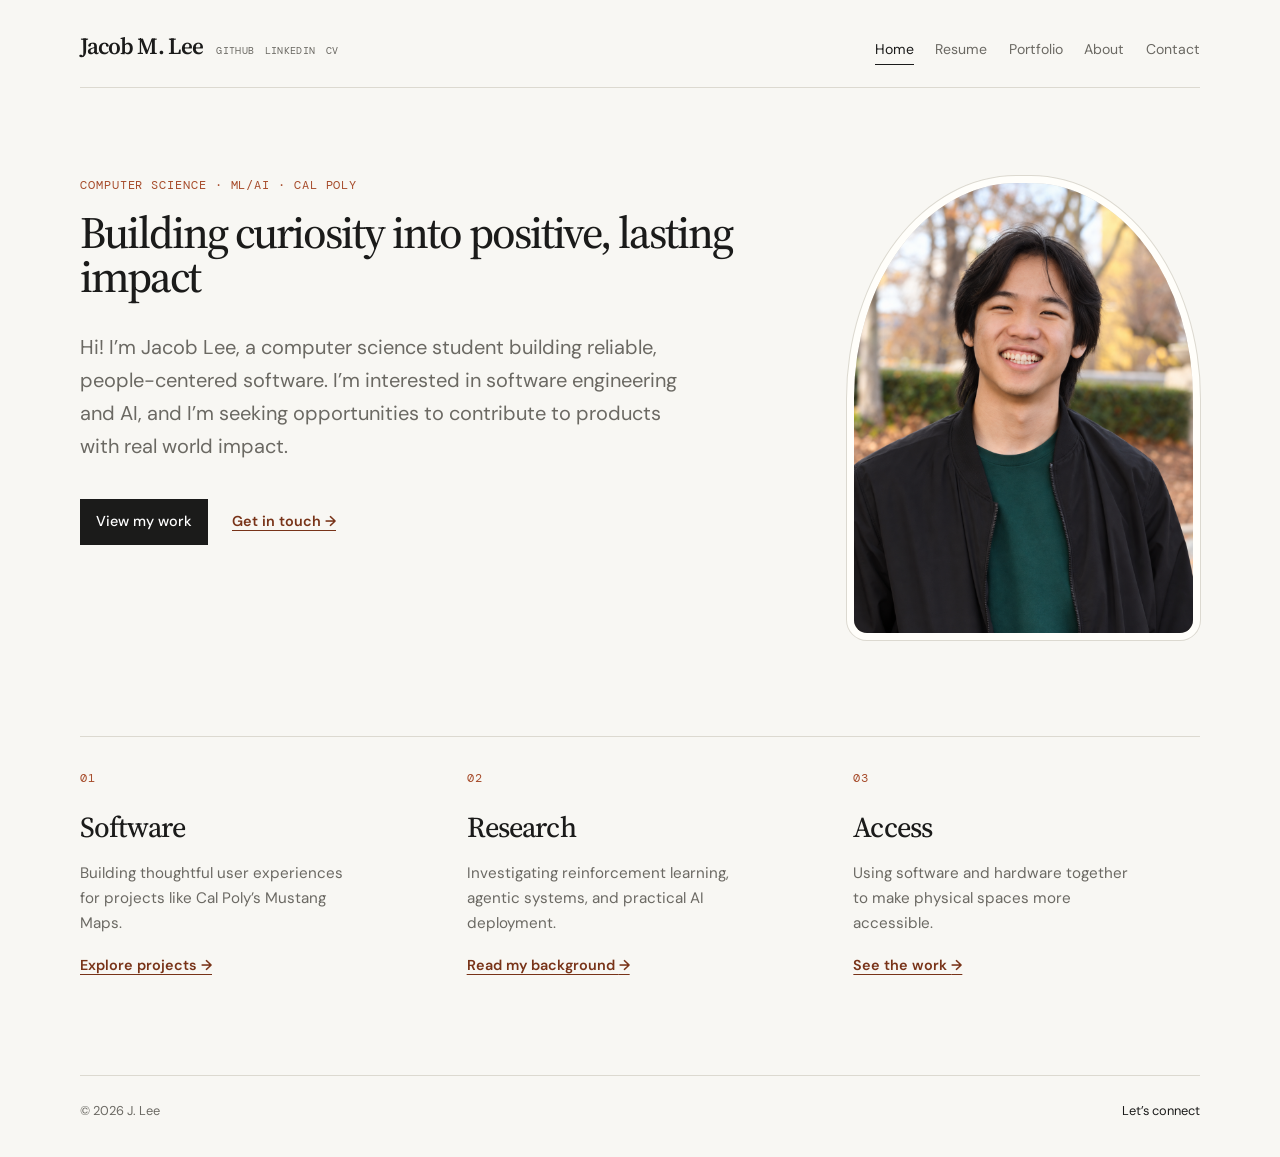
<file: index.html>
<!DOCTYPE html>
<html lang="en">
  <head>
    <meta charset="UTF-8">
    <meta name="viewport" content="width=device-width, initial-scale=1.0">
    <title>Jacob M. Lee — Personal Website</title>
    <link rel="stylesheet" href="styles.css">
  </head>
  <body>
    <nav class="navbar" aria-label="Main navigation">
      <div class="brand"><a class="wordmark" href="index.html">Jacob M. Lee</a><div class="header-social" aria-label="Social links"><a href="https://github.com/JMLee1231" target="_blank" rel="noopener noreferrer">GitHub</a><a href="https://www.linkedin.com/in/jacob-lee-8314b5282/" target="_blank" rel="noopener noreferrer">LinkedIn</a><a href="Jacob_M_Lee_CV.docx" target="_blank" rel="noopener noreferrer">CV</a></div></div>
      <ul>
        <li><a class="current" href="index.html">Home</a></li>
        <li><a href="resume.html">Resume</a></li>
        <li><a href="portfolio.html">Portfolio</a></li>
        <li><a href="blog.html">About</a></li>
        <li><a href="contact.html">Contact</a></li>
      </ul>
    </nav>
    <main>
      <section class="hero" aria-labelledby="intro-heading">
        <div class="hero-content">
          <p class="eyebrow">Computer Science · ML/AI · Cal Poly</p>
          <h1 id="intro-heading">Building curiosity into positive, lasting impact</h1>
          <p class="hero-copy">Hi! I’m Jacob Lee, a computer science student building reliable, people-centered software. I’m interested in software engineering and AI, and I’m seeking opportunities to contribute to products with real world impact.</p>
          <div class="hero-links">
            <a class="button" href="portfolio.html">View my work</a>
            <a class="text-link" href="contact.html">Get in touch <span aria-hidden="true">→</span></a>
          </div>
        </div>
        <figure class="portrait"><img src="jacob-m-lee-portrait.png" alt="Jacob M. Lee smiling outdoors"></figure>
      </section>
      <section class="intro-grid" aria-label="Site overview">
        <div><p class="eyebrow">01</p><h2>Software</h2><p>Building thoughtful user experiences for projects like Cal Poly’s Mustang Maps.</p><a class="text-link" href="portfolio.html">Explore projects <span aria-hidden="true">→</span></a></div>
        <div><p class="eyebrow">02</p><h2>Research</h2><p>Investigating reinforcement learning, agentic systems, and practical AI deployment.</p><a class="text-link" href="resume.html">Read my background <span aria-hidden="true">→</span></a></div>
        <div><p class="eyebrow">03</p><h2>Access</h2><p>Using software and hardware together to make physical spaces more accessible.</p><a class="text-link" href="portfolio.html">See the work <span aria-hidden="true">→</span></a></div>
      </section>
    </main>
    <footer class="footer"><span>© 2026 J. Lee</span><a href="contact.html">Let’s connect</a></footer>
  </body>
</html>
</file>
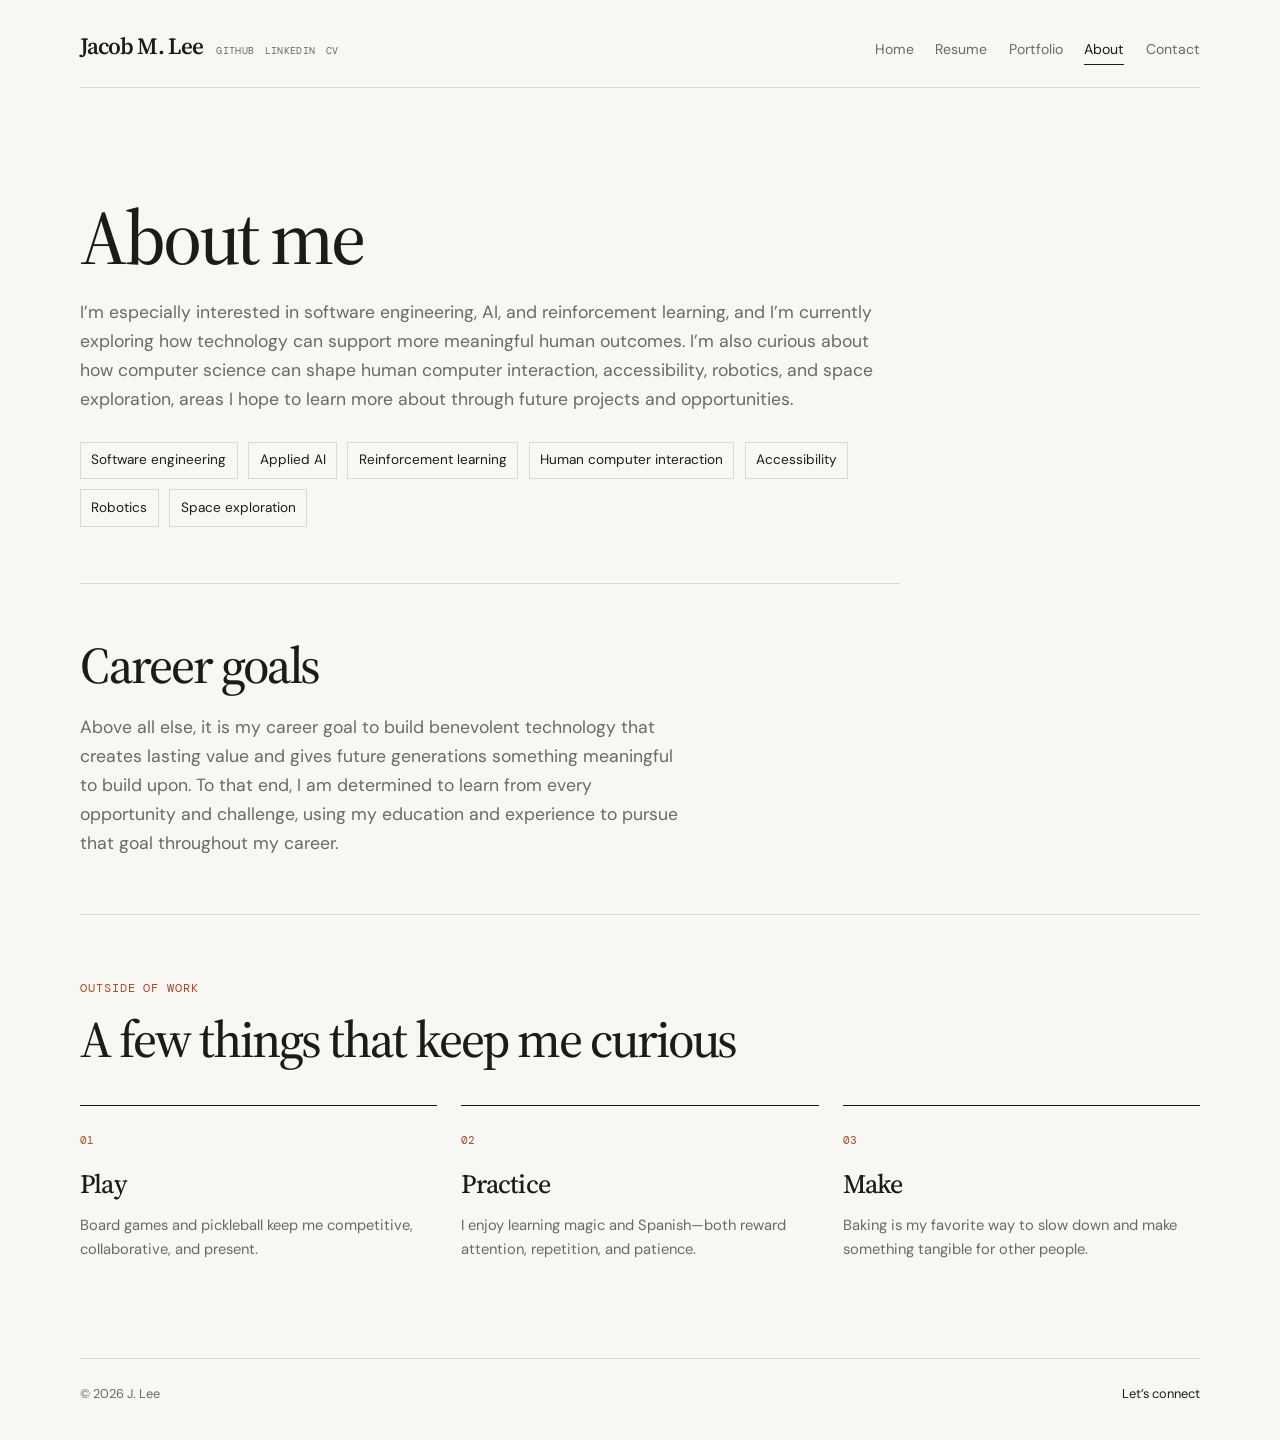
<file: blog.html>
<!DOCTYPE html>
<html lang="en">
  <head>
    <meta charset="UTF-8">
    <meta name="viewport" content="width=device-width, initial-scale=1.0">
    <title>About Me | Jacob M. Lee</title>
    <link rel="stylesheet" href="styles.css">
  </head>
  <body>
    <nav class="navbar" aria-label="Main navigation">
      <div class="brand"><a class="wordmark" href="index.html">Jacob M. Lee</a><div class="header-social" aria-label="Social links"><a href="https://github.com/JMLee1231" target="_blank" rel="noopener noreferrer">GitHub</a><a href="https://www.linkedin.com/in/jacob-lee-8314b5282/" target="_blank" rel="noopener noreferrer">LinkedIn</a><a href="Jacob_M_Lee_CV.docx" target="_blank" rel="noopener noreferrer">CV</a></div></div>
      <ul><li><a href="index.html">Home</a></li><li><a href="resume.html">Resume</a></li><li><a href="portfolio.html">Portfolio</a></li><li><a class="current" href="blog.html">About</a></li><li><a href="contact.html">Contact</a></li></ul>
    </nav>
    <main>
      <header class="page-header about-header"><h1 class="page-title">About me</h1><p>I’m especially interested in software engineering, AI, and reinforcement learning, and I’m currently exploring how technology can support more meaningful human outcomes. I’m also curious about how computer science can shape human computer interaction, accessibility, robotics, and space exploration, areas I hope to learn more about through future projects and opportunities.</p><div class="interest-list" aria-label="Field interests"><span>Software engineering</span><span>Applied AI</span><span>Reinforcement learning</span><span>Human computer interaction</span><span>Accessibility</span><span>Robotics</span><span>Space exploration</span></div></header>
      <section class="about-focus" aria-labelledby="focus-title">
        <div class="about-section-heading"><h2 id="focus-title">Career goals</h2></div>
        <div class="about-section-copy"><p>Above all else, it is my career goal to build benevolent technology that creates lasting value and gives future generations something meaningful to build upon. To that end, I am determined to learn from every opportunity and challenge, using my education and experience to pursue that goal throughout my career.</p></div>
      </section>
      <section class="about-interests" aria-labelledby="interests-title">
        <div><p class="eyebrow">Outside of work</p><h2 id="interests-title">A few things that keep me curious</h2></div>
        <div class="interest-cards"><article><span>01</span><h3>Play</h3><p>Board games and pickleball keep me competitive, collaborative, and present.</p></article><article><span>02</span><h3>Practice</h3><p>I enjoy learning magic and Spanish—both reward attention, repetition, and patience.</p></article><article><span>03</span><h3>Make</h3><p>Baking is my favorite way to slow down and make something tangible for other people.</p></article></div>
      </section>
    </main>
    <footer class="footer"><span>© 2026 J. Lee</span><a href="contact.html">Let’s connect</a></footer>
  </body>
</html>
</file>
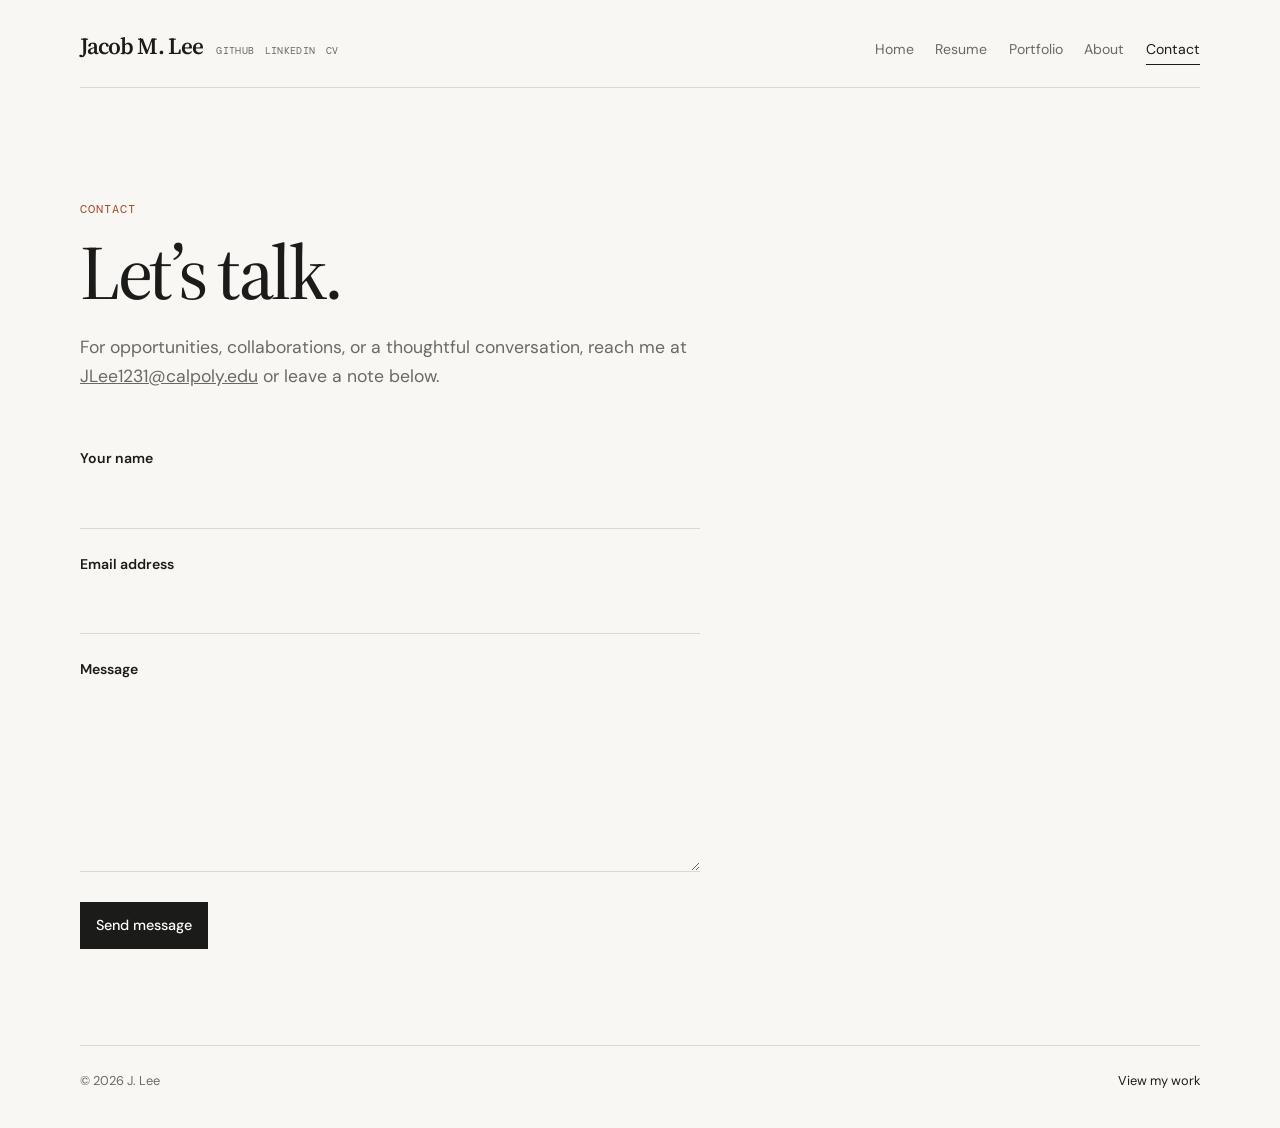
<file: contact.html>
<!DOCTYPE html>
<html lang="en">
  <head>
    <meta charset="UTF-8">
    <meta name="viewport" content="width=device-width, initial-scale=1.0">
    <title>Contact | Jacob M. Lee</title>
    <link rel="stylesheet" href="styles.css">
    <script src="contact.js" defer></script>
  </head>
  <body>
    <nav class="navbar" aria-label="Main navigation">
      <div class="brand"><a class="wordmark" href="index.html">Jacob M. Lee</a><div class="header-social" aria-label="Social links"><a href="https://github.com/JMLee1231" target="_blank" rel="noopener noreferrer">GitHub</a><a href="https://www.linkedin.com/in/jacob-lee-8314b5282/" target="_blank" rel="noopener noreferrer">LinkedIn</a><a href="Jacob_M_Lee_CV.docx" target="_blank" rel="noopener noreferrer">CV</a></div></div>
      <ul><li><a href="index.html">Home</a></li><li><a href="resume.html">Resume</a></li><li><a href="portfolio.html">Portfolio</a></li><li><a href="blog.html">About</a></li><li><a class="current" href="contact.html">Contact</a></li></ul>
    </nav>
    <main>
      <header class="page-header"><p class="eyebrow">Contact</p><h1 class="page-title">Let’s talk.</h1><p>For opportunities, collaborations, or a thoughtful conversation, reach me at <a href="mailto:JLee1231@calpoly.edu">JLee1231@calpoly.edu</a> or leave a note below.</p></header>
      <p id="form-confirmation" class="form-confirmation" role="status" hidden>Thanks—your message has been sent. I’ll be in touch soon.</p>
      <form id="contact-form" action="https://formsubmit.co/JLee1231@calpoly.edu" method="POST">
        <input type="hidden" name="_next" value="https://jmlee1231.github.io/.github.io/contact.html?sent=true">
        <input type="hidden" name="_subject" value="New message from Jacob M. Lee's website">
        <input type="hidden" name="_template" value="table">
        <input class="honeypot" type="text" name="_honey" tabindex="-1" autocomplete="off">
        <div class="form-row"><label for="name">Your name</label><input id="name" name="name" type="text" autocomplete="name" required></div>
        <div class="form-row"><label for="email">Email address</label><input id="email" name="email" type="email" autocomplete="email" required></div>
        <div class="form-row"><label for="message">Message</label><textarea id="message" name="message" rows="6" required></textarea></div>
        <input type="submit" value="Send message">
      </form>
    </main>
    <footer class="footer"><span>© 2026 J. Lee</span><a href="portfolio.html">View my work</a></footer>
  </body>
</html>
</file>
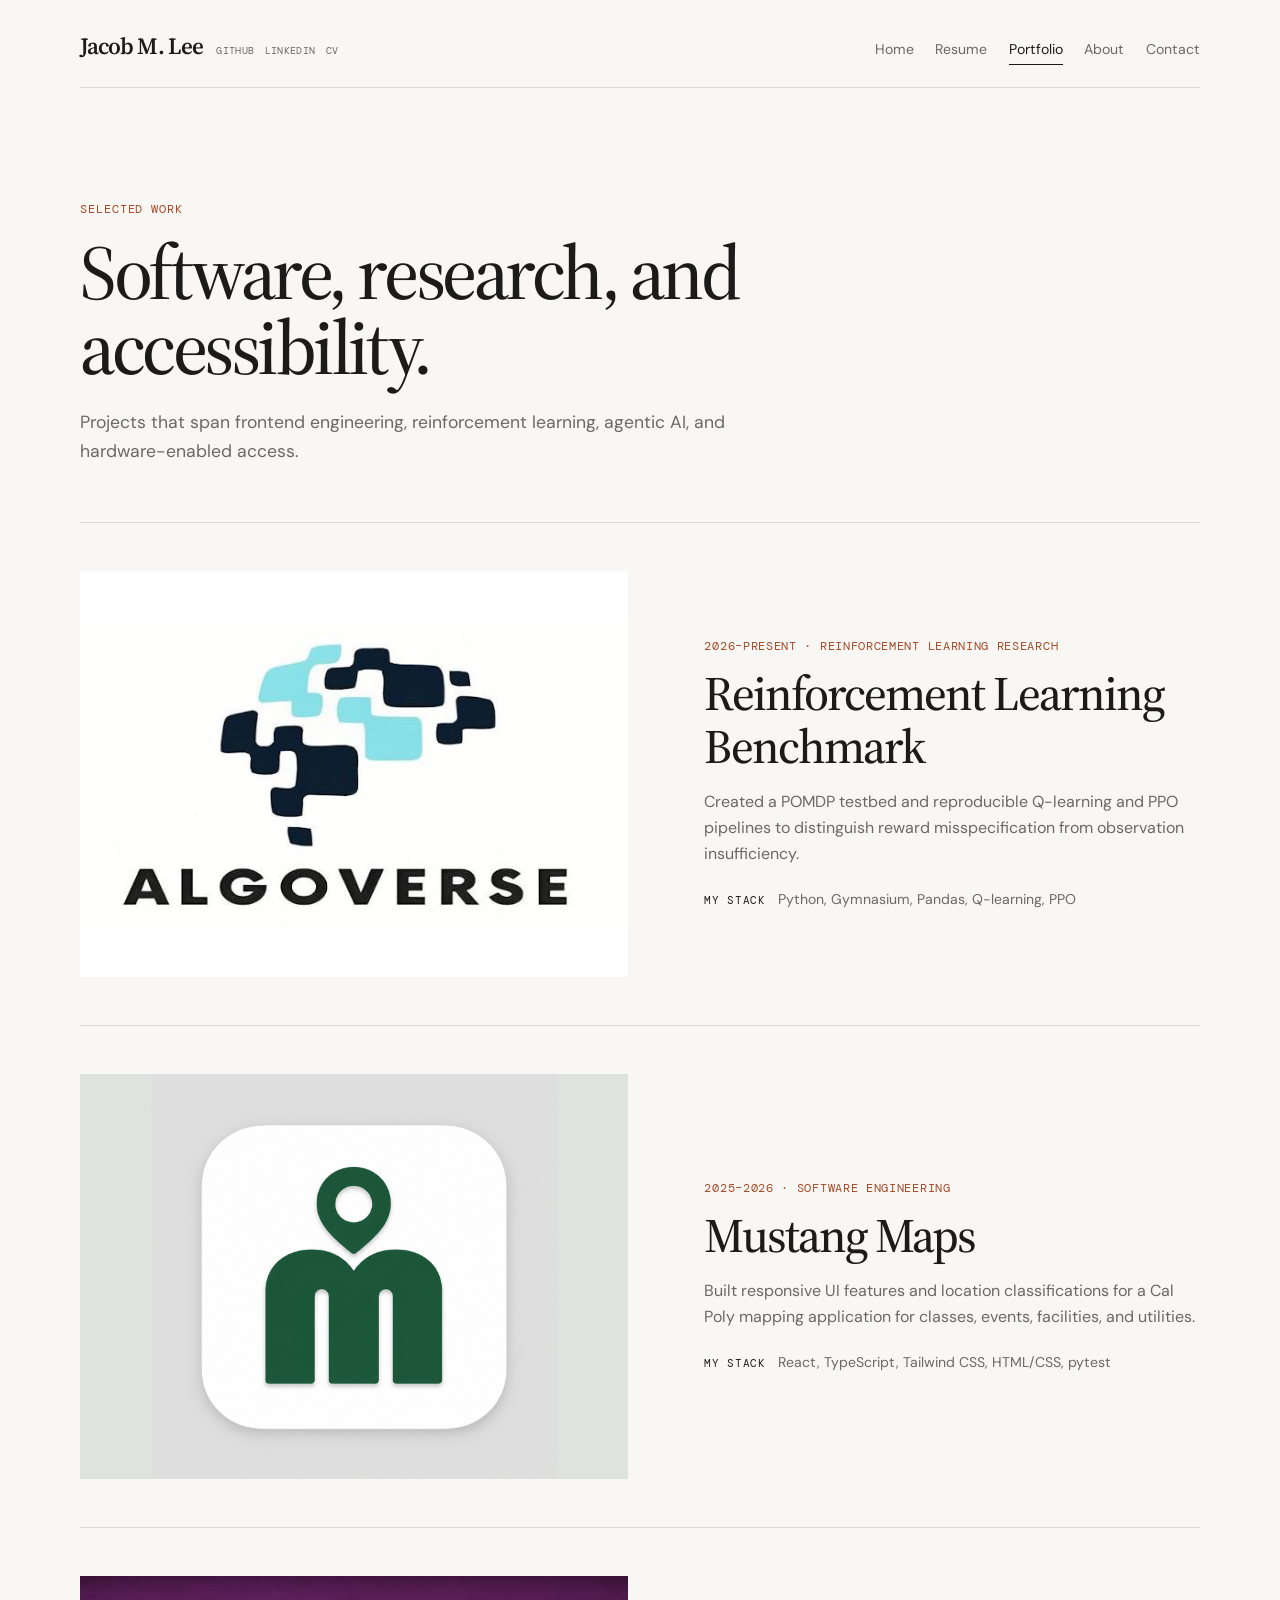
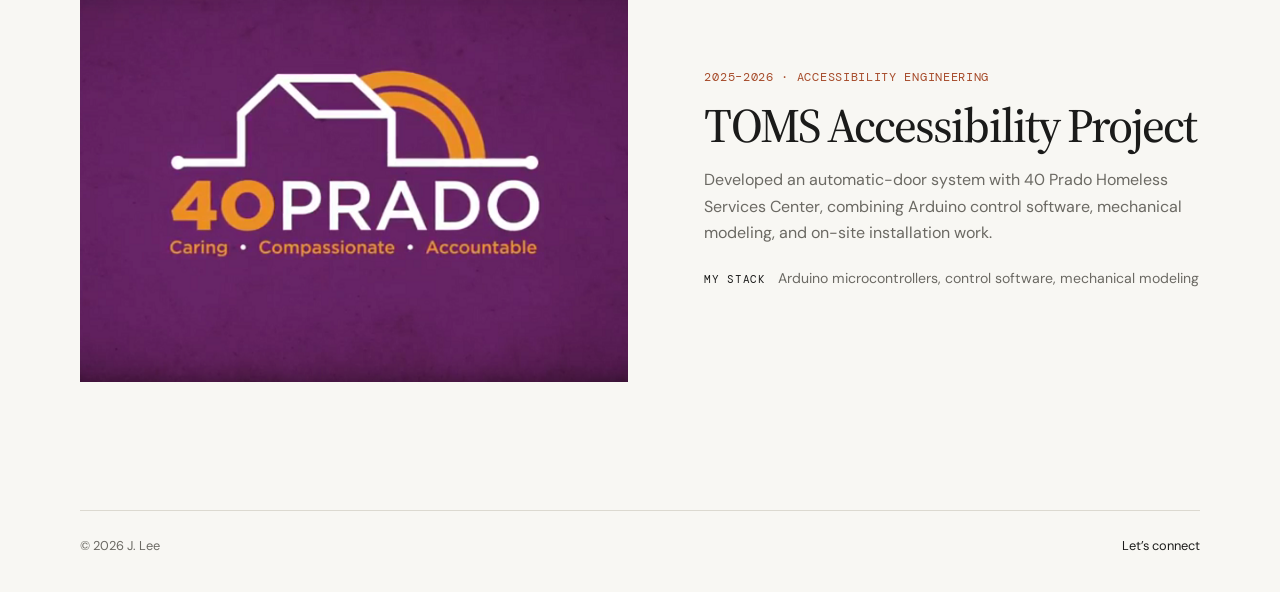
<file: portfolio.html>
<!DOCTYPE html>
<html lang="en">
  <head>
    <meta charset="UTF-8">
    <meta name="viewport" content="width=device-width, initial-scale=1.0">
    <title>Work | Jacob M. Lee</title>
    <link rel="stylesheet" href="styles.css?v=20260921">
  </head>
  <body>
    <nav class="navbar" aria-label="Main navigation">
      <div class="brand"><a class="wordmark" href="index.html">Jacob M. Lee</a><div class="header-social" aria-label="Social links"><a href="https://github.com/JMLee1231" target="_blank" rel="noopener noreferrer">GitHub</a><a href="https://www.linkedin.com/in/jacob-lee-8314b5282/" target="_blank" rel="noopener noreferrer">LinkedIn</a><a href="Jacob_M_Lee_CV.docx" target="_blank" rel="noopener noreferrer">CV</a></div></div>
      <ul><li><a href="index.html">Home</a></li><li><a href="resume.html">Resume</a></li><li><a class="current" href="portfolio.html">Portfolio</a></li><li><a href="blog.html">About</a></li><li><a href="contact.html">Contact</a></li></ul>
    </nav>
    <main>
      <header class="page-header"><p class="eyebrow">Selected work</p><h1 class="page-title">Software, research, and accessibility.</h1><p>Projects that span frontend engineering, reinforcement learning, agentic AI, and hardware-enabled access.</p></header>
      <div class="project-list">
      <article class="project">
        <div class="project-preview research-preview"><img src="algoverse-logo.jpg" alt="Algoverse logo" loading="lazy"></div>
        <div class="project-details"><p class="project-meta">2026–Present · Reinforcement Learning Research</p><h2 class="project-name">Reinforcement Learning Benchmark</h2><p class="project-description">Created a POMDP testbed and reproducible Q-learning and PPO pipelines to distinguish reward misspecification from observation insufficiency.</p><p class="project-stack"><span>My stack</span> Python, Gymnasium, Pandas, Q-learning, PPO</p></div>
      </article>
      <article class="project">
        <div class="project-preview map-preview"><img src="mustang-maps-icon-v2.png" alt="Mustang Maps app icon" loading="lazy"></div>
        <div class="project-details">
          <p class="project-meta">2025–2026 · Software Engineering</p>
          <h2 class="project-name">Mustang Maps</h2>
          <p class="project-description">Built responsive UI features and location classifications for a Cal Poly mapping application for classes, events, facilities, and utilities.</p>
          <p class="project-stack"><span>My stack</span> React, TypeScript, Tailwind CSS, HTML/CSS, pytest</p>
        </div>
      </article>
      <article class="project">
        <div class="project-preview access-preview"><img src="40-prado-logo.png" alt="40 Prado logo" loading="lazy"></div>
        <div class="project-details"><p class="project-meta">2025–2026 · Accessibility Engineering</p><h2 class="project-name">TOMS Accessibility Project</h2><p class="project-description">Developed an automatic-door system with 40 Prado Homeless Services Center, combining Arduino control software, mechanical modeling, and on-site installation work.</p><p class="project-stack"><span>My stack</span> Arduino microcontrollers, control software, mechanical modeling</p></div>
      </article>
      </div>
    </main>
    <footer class="footer"><span>© 2026 J. Lee</span><a href="contact.html">Let’s connect</a></footer>
  </body>
</html>
</file>
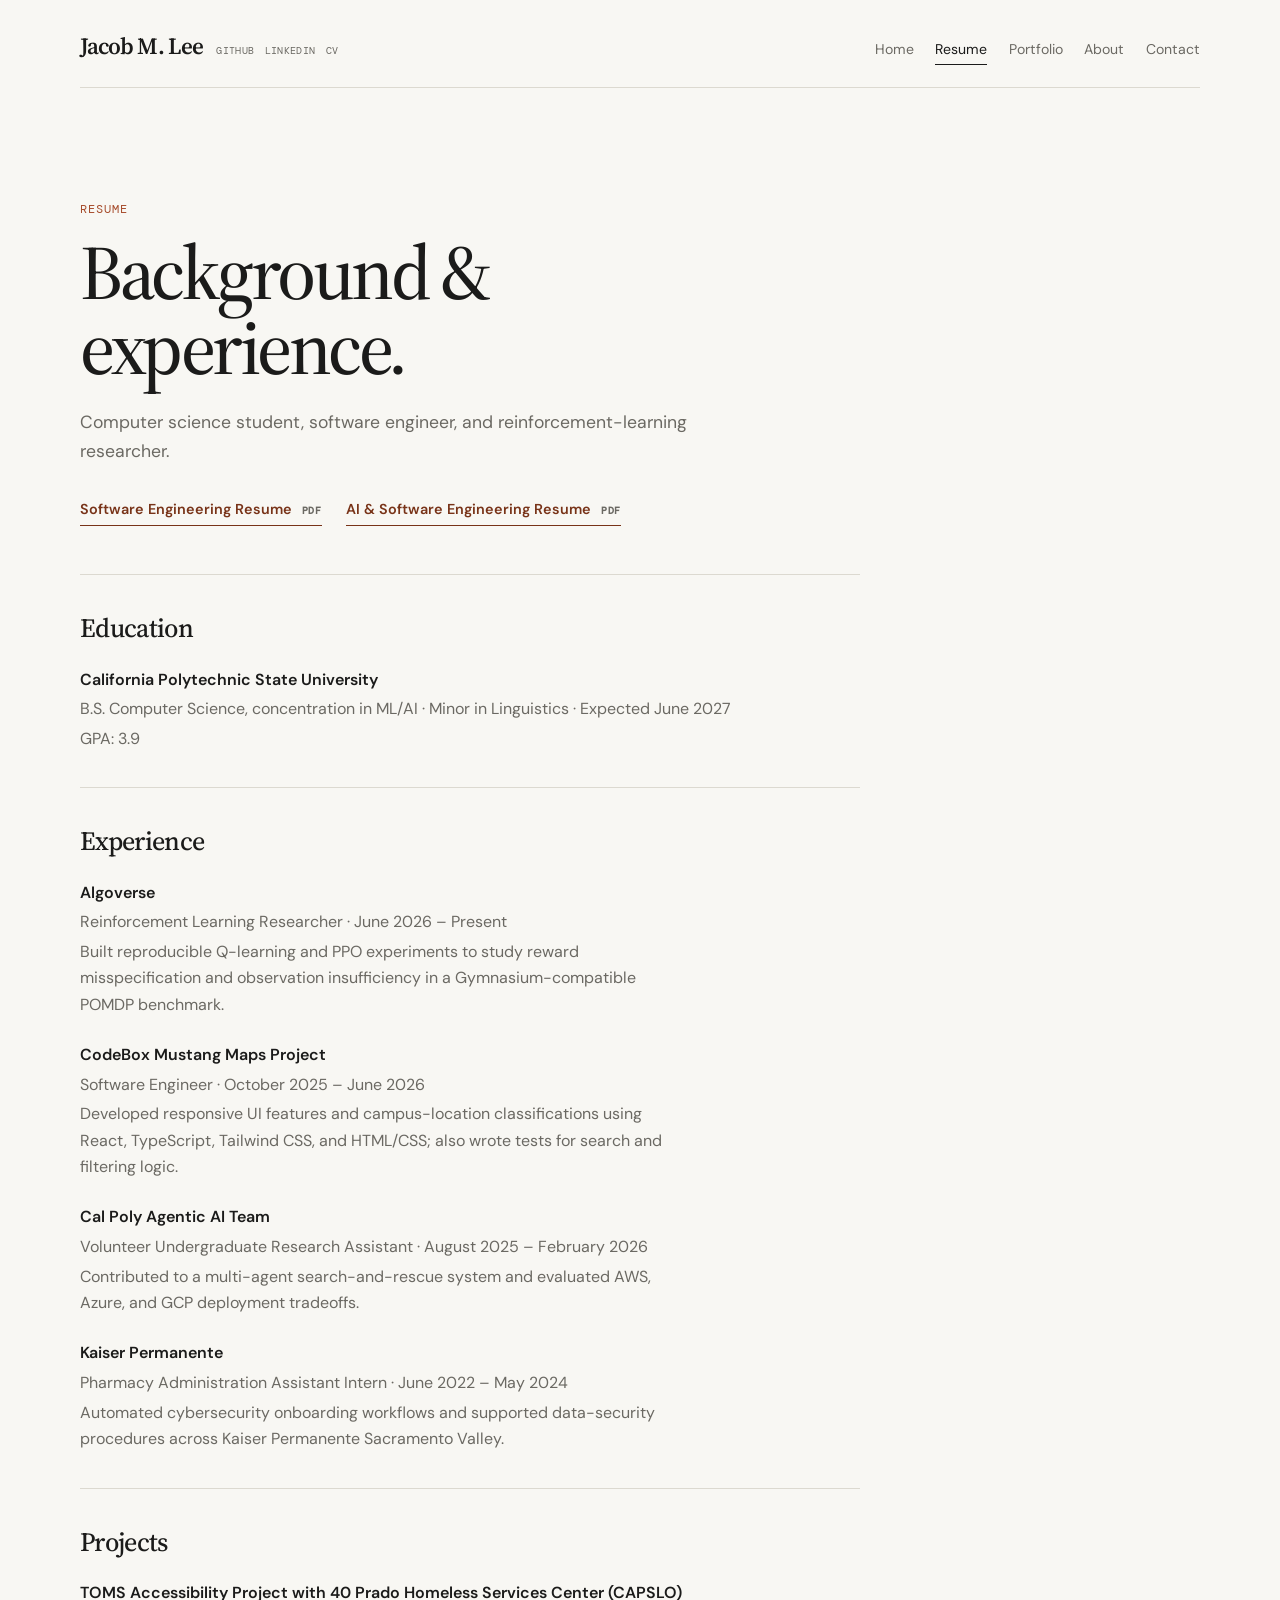
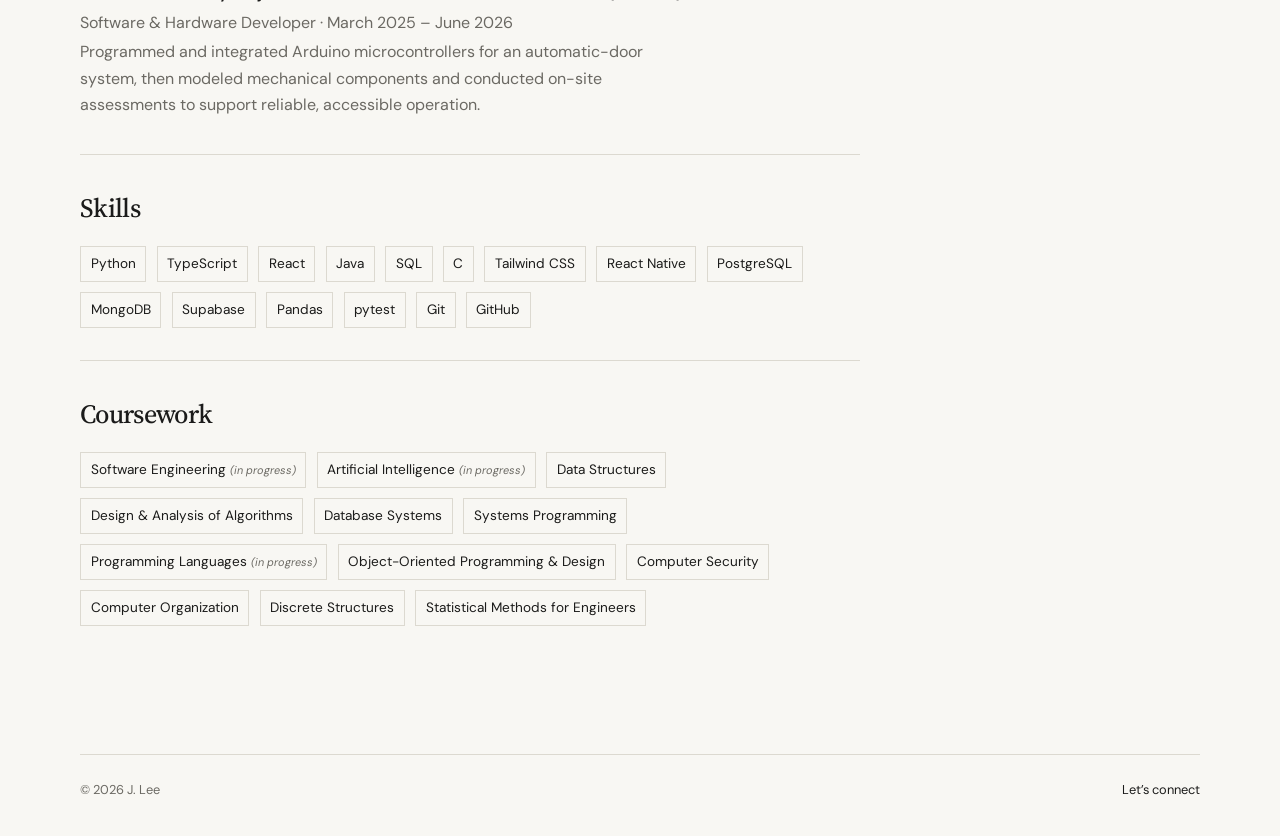
<file: resume.html>
<!DOCTYPE html>
<html lang="en">
  <head>
    <meta charset="UTF-8">
    <meta name="viewport" content="width=device-width, initial-scale=1.0">
    <title>Resume | Jacob M. Lee</title>
    <link rel="stylesheet" href="styles.css">
  </head>
  <body>
    <nav class="navbar" aria-label="Main navigation">
      <div class="brand"><a class="wordmark" href="index.html">Jacob M. Lee</a><div class="header-social" aria-label="Social links"><a href="https://github.com/JMLee1231" target="_blank" rel="noopener noreferrer">GitHub</a><a href="https://www.linkedin.com/in/jacob-lee-8314b5282/" target="_blank" rel="noopener noreferrer">LinkedIn</a><a href="Jacob_M_Lee_CV.docx" target="_blank" rel="noopener noreferrer">CV</a></div></div>
      <ul>
        <li><a href="index.html">Home</a></li>
        <li><a class="current" href="resume.html">Resume</a></li>
        <li><a href="portfolio.html">Portfolio</a></li>
        <li><a href="blog.html">About</a></li>
        <li><a href="contact.html">Contact</a></li>
      </ul>
    </nav>
    <main>
      <header class="page-header"><p class="eyebrow">Resume</p><h1 class="page-title">Background &amp; experience.</h1><p>Computer science student, software engineer, and reinforcement-learning researcher.</p></header>
      <div class="resume-downloads">
        <a class="download-link" href="jacob-lee-software-engineering-resume.pdf" download>Software Engineering Resume <span>PDF</span></a>
        <a class="download-link" href="jacob-lee-ai-software-engineering-resume.pdf" download>AI &amp; Software Engineering Resume <span>PDF</span></a>
      </div>
      <div class="resume">
        <section class="section">
          <h2 class="section-title">Education</h2>
          <div class="entry">
            <h3 class="entry-title">California Polytechnic State University</h3>
            <p class="entry-info">B.S. Computer Science, concentration in ML/AI · Minor in Linguistics · Expected June 2027</p>
            <p class="entry-description">GPA: 3.9</p>
          </div>
        </section>
        <section class="section">
          <h2 class="section-title">Experience</h2>
          <div class="entry">
            <h3 class="entry-title">Algoverse</h3>
            <p class="entry-info">Reinforcement Learning Researcher · June 2026 – Present</p>
            <p class="entry-description">Built reproducible Q-learning and PPO experiments to study reward misspecification and observation insufficiency in a Gymnasium-compatible POMDP benchmark.</p>
          </div>
          <div class="entry">
            <h3 class="entry-title">CodeBox Mustang Maps Project</h3>
            <p class="entry-info">Software Engineer · October 2025 – June 2026</p>
            <p class="entry-description">Developed responsive UI features and campus-location classifications using React, TypeScript, Tailwind CSS, and HTML/CSS; also wrote tests for search and filtering logic.</p>
          </div>
          <div class="entry">
            <h3 class="entry-title">Cal Poly Agentic AI Team</h3>
            <p class="entry-info">Volunteer Undergraduate Research Assistant · August 2025 – February 2026</p>
            <p class="entry-description">Contributed to a multi-agent search-and-rescue system and evaluated AWS, Azure, and GCP deployment tradeoffs.</p>
          </div>
          <div class="entry">
            <h3 class="entry-title">Kaiser Permanente</h3>
            <p class="entry-info">Pharmacy Administration Assistant Intern · June 2022 – May 2024</p>
            <p class="entry-description">Automated cybersecurity onboarding workflows and supported data-security procedures across Kaiser Permanente Sacramento Valley.</p>
          </div>
        </section>
        <section class="section">
          <h2 class="section-title">Projects</h2>
          <div class="entry">
            <h3 class="entry-title">TOMS Accessibility Project with 40 Prado Homeless Services Center (CAPSLO)</h3>
            <p class="entry-info">Software &amp; Hardware Developer · March 2025 – June 2026</p>
            <p class="entry-description">Programmed and integrated Arduino microcontrollers for an automatic-door system, then modeled mechanical components and conducted on-site assessments to support reliable, accessible operation.</p>
          </div>
        </section>
        <section class="section">
          <h2 class="section-title">Skills</h2>
          <ul class="skill-list"><li>Python</li><li>TypeScript</li><li>React</li><li>Java</li><li>SQL</li><li>C</li><li>Tailwind CSS</li><li>React Native</li><li>PostgreSQL</li><li>MongoDB</li><li>Supabase</li><li>Pandas</li><li>pytest</li><li>Git</li><li>GitHub</li></ul>
        </section>
        <section class="section">
          <h2 class="section-title">Coursework</h2>
          <ul class="course-list"><li>Software Engineering <em>(in progress)</em></li><li>Artificial Intelligence <em>(in progress)</em></li><li>Data Structures</li><li>Design &amp; Analysis of Algorithms</li><li>Database Systems</li><li>Systems Programming</li><li>Programming Languages <em>(in progress)</em></li><li>Object-Oriented Programming &amp; Design</li><li>Computer Security</li><li>Computer Organization</li><li>Discrete Structures</li><li>Statistical Methods for Engineers</li></ul>
        </section>
      </div>
    </main>
    <footer class="footer"><span>© 2026 J. Lee</span><a href="contact.html">Let’s connect</a></footer>
  </body>
</html>
</file>
<file: styles.css>
@import url("https://fonts.googleapis.com/css2?family=DM+Mono:wght@400;500&family=DM+Sans:opsz,wght@9..40,400;9..40,500;9..40,600&family=Source+Serif+4:opsz,wght@8..60,500;8..60,600&display=swap");

:root {
  --ink: #1b1b1a;
  --muted: #6b6963;
  --paper: #f8f7f3;
  --surface: #fffefa;
  --rule: #dcd9d0;
  --accent: #a64b2a;
  --accent-dark: #783318;
  --serif: "Source Serif 4", Georgia, serif;
  --sans: "DM Sans", Arial, sans-serif;
  --mono: "DM Mono", monospace;
}

* { box-sizing: border-box; }

html { scroll-behavior: smooth; }

body {
  margin: 0;
  color: var(--ink);
  background: var(--paper);
  font-family: var(--sans);
  font-size: 16px;
  line-height: 1.65;
}

a { color: inherit; }
a:focus-visible { outline: 2px solid var(--accent); outline-offset: 4px; }

.navbar {
  position: sticky;
  top: 0;
  z-index: 10;
  display: flex;
  align-items: baseline;
  justify-content: space-between;
  width: min(1120px, calc(100% - 3rem));
  margin: 0 auto;
  padding: 1.7rem 0 1.35rem;
  background: rgba(248, 247, 243, 0.96);
  backdrop-filter: blur(10px);
  border-bottom: 1px solid var(--rule);
}

.wordmark {
  font-family: var(--serif);
  font-size: 1.45rem;
  font-weight: 600;
  letter-spacing: -0.04em;
  text-decoration: none;
}

.brand { display: flex; align-items: baseline; gap: 0.85rem; }
.header-social { display: flex; gap: 0.65rem; }
.header-social a { color: var(--muted); font-family: var(--mono); font-size: 0.65rem; letter-spacing: 0.03em; text-decoration: none; text-transform: uppercase; }
.header-social a:hover { color: var(--accent); }

.navbar ul {
  display: flex;
  flex-wrap: wrap;
  gap: 1.35rem;
  margin: 0;
  padding: 0;
  list-style: none;
}

.navbar li a {
  color: var(--muted);
  font-size: 0.88rem;
  text-decoration: none;
}

.navbar li a:hover, .navbar li a.current { color: var(--ink); }
.navbar li a.current { padding-bottom: 0.35rem; border-bottom: 1px solid var(--ink); }

main { width: min(1120px, calc(100% - 3rem)); min-height: calc(100vh - 180px); margin: 0 auto; }

.hero { display: grid; grid-template-columns: minmax(0, 1fr) minmax(220px, 0.52fr); gap: clamp(2.5rem, 7vw, 6rem); align-items: start; padding: clamp(3.25rem, 7vw, 5.5rem) 0 clamp(4rem, 8vw, 6rem); }
.hero-content { max-width: 760px; }
.eyebrow { margin: 0 0 1rem; color: var(--accent); font-family: var(--mono); font-size: 0.72rem; letter-spacing: 0.08em; text-transform: uppercase; }

.hero h1, .page-title, .empty-state h2 {
  margin: 0;
  font-family: var(--serif);
  font-weight: 500;
  letter-spacing: -0.045em;
  line-height: 0.98;
}

.hero h1 { max-width: 760px; font-size: clamp(2.5rem, 3.5vw, 3.25rem); }
.hero-copy { max-width: 620px; margin: 2rem 0 0; color: var(--muted); font-size: clamp(1.05rem, 2vw, 1.25rem); }

.hero-links { display: flex; align-items: center; gap: 1.5rem; margin-top: 2.25rem; }
.button { display: inline-block; padding: 0.7rem 1rem; color: #fff; background: var(--ink); font-size: 0.9rem; font-weight: 500; text-decoration: none; transition: background 160ms ease; }
.button:hover { background: var(--accent-dark); }
.text-link { color: var(--accent-dark); font-size: 0.9rem; font-weight: 600; text-underline-offset: 0.25em; }
.text-link:hover { color: var(--accent); }
.portrait { align-self: start; aspect-ratio: 0.76; margin: 0; overflow: hidden; background: #ddd8cf; border: 7px solid var(--surface); border-radius: 48% 48% 1.25rem 1.25rem; box-shadow: 0 0 0 1px var(--rule); }
.portrait img { width: 100%; height: 100%; object-fit: cover; }

.intro-grid { display: grid; grid-template-columns: repeat(3, 1fr); gap: 2.5rem; padding: 2rem 0 6rem; border-top: 1px solid var(--rule); }
.intro-grid h2 { margin: 0 0 0.6rem; font-family: var(--serif); font-size: 1.8rem; font-weight: 500; letter-spacing: -0.03em; }
.intro-grid div > p:not(.eyebrow) { max-width: 285px; margin: 0 0 1rem; color: var(--muted); font-size: 0.95rem; }

.page-header { max-width: 680px; padding: clamp(4.5rem, 10vw, 7rem) 0 3.5rem; }
.page-title { font-size: clamp(3rem, 6vw, 5rem); }
.page-header > p:last-child, .about-header > p { margin: 1.4rem 0 0; color: var(--muted); font-size: 1.1rem; }

.project { display: grid; grid-template-columns: 1.05fr 0.95fr; gap: clamp(2rem, 6vw, 5rem); align-items: center; padding: 3rem 0; border-top: 1px solid var(--rule); }
.project-list { padding-bottom: 5rem; }
.project-preview { display: flex; flex-direction: column; justify-content: space-between; aspect-ratio: 1.35; overflow: hidden; background: #263a34; }
.map-preview { background: #263a34; }
.access-preview { background: #7a5537; }
.research-preview { background: #304b6d; }
.project-preview img { width: 100%; height: 100%; object-fit: cover; object-position: center; }
.research-preview img { object-fit: contain; background: #fff; }
.map-preview img { object-fit: contain; background: #dfe3df; }
.project-preview span { font-family: var(--serif); font-size: clamp(3rem, 8vw, 6rem); line-height: 1; }
.project-preview small { font-family: var(--mono); font-size: 0.68rem; letter-spacing: 0.08em; text-transform: uppercase; }
.project-meta { margin: 0 0 0.7rem; color: var(--accent); font-family: var(--mono); font-size: 0.72rem; letter-spacing: 0.06em; text-transform: uppercase; }
.project-name { margin: 0; font-family: var(--serif); font-size: clamp(2rem, 4vw, 3rem); font-weight: 500; letter-spacing: -0.04em; line-height: 1.1; }
.project-description { margin: 1rem 0 1.25rem; color: var(--muted); }
.project-stack { margin: 0; color: var(--muted); font-size: 0.88rem; }
.project-stack span { margin-right: 0.5rem; color: var(--ink); font-family: var(--mono); font-size: 0.68rem; letter-spacing: 0.06em; text-transform: uppercase; }

.resume, #contact-form { max-width: 780px; padding-bottom: 6rem; }
.resume-downloads { display: flex; flex-wrap: wrap; gap: 1.5rem; margin: -1.5rem 0 3rem; }
.download-link { display: inline-block; padding-bottom: 0.2rem; color: var(--accent-dark); font-size: 0.9rem; font-weight: 600; text-decoration: none; border-bottom: 1px solid currentColor; }
.download-link span { margin-left: 0.35rem; color: var(--muted); font-family: var(--mono); font-size: 0.65rem; letter-spacing: 0.08em; }
.section { padding: 2rem 0; border-top: 1px solid var(--rule); }
.section-title { margin: 0 0 1rem; font-family: var(--serif); font-size: 1.65rem; font-weight: 500; letter-spacing: -0.025em; }
.entry + .entry { margin-top: 1.5rem; }
.entry-title { margin: 0; font-size: 1rem; font-weight: 600; }
.entry-info, .entry-description { margin: 0.2rem 0; color: var(--muted); }
.entry-description { max-width: 600px; }
.course-list, .skill-list { display: flex; flex-wrap: wrap; gap: 0.65rem; margin: 0; padding: 0; list-style: none; }
.course-list li, .skill-list li { padding: 0.35rem 0.6rem; border: 1px solid var(--rule); font-size: 0.85rem; }
.course-list em { color: var(--muted); font-size: 0.8em; }

#contact-form { display: grid; gap: 1.5rem; max-width: 620px; }
.form-confirmation { max-width: 620px; margin: 0 0 1.5rem; padding: 0.9rem 1rem; color: #245b3b; background: #e7f0e8; border-left: 3px solid #3e7b54; font-size: 0.92rem; }
.honeypot { display: none; }
.form-row { display: grid; gap: 0.45rem; }
label { font-size: 0.88rem; font-weight: 600; }
input, textarea { width: 100%; padding: 0.75rem 0; color: var(--ink); background: transparent; font: inherit; border: 0; border-bottom: 1px solid var(--rule); border-radius: 0; }
textarea { min-height: 8rem; resize: vertical; }
input:focus, textarea:focus { outline: 0; border-color: var(--accent); }
input[type="submit"] { width: fit-content; margin-top: 0.35rem; padding: 0.75rem 1rem; color: #fff; background: var(--ink); border: 0; cursor: pointer; font-size: 0.9rem; font-weight: 500; }
input[type="submit"]:hover { background: var(--accent-dark); }

.empty-state { max-width: 720px; padding: 2.5rem 0 6rem; border-top: 1px solid var(--rule); }
.empty-state h2 { font-size: clamp(3rem, 6vw, 5rem); }
.empty-state > p:last-child { max-width: 480px; color: var(--muted); }

.about-header { max-width: 820px; }
.about-focus { max-width: 820px; padding: 3.5rem 0; border-top: 1px solid var(--rule); }
.about-section-heading { margin-bottom: 1.4rem; }
.about-section-heading h2, .about-interests h2 { margin: 0; font-family: var(--serif); font-size: clamp(2.1rem, 4vw, 3.5rem); font-weight: 500; letter-spacing: -0.04em; line-height: 1; }
.about-section-copy > p { max-width: 600px; margin: 0; color: var(--muted); font-size: 1.1rem; text-align: left; }
.interest-list { display: flex; flex-wrap: wrap; gap: 0.65rem; margin-top: 1.75rem; }
.interest-list span { padding: 0.4rem 0.65rem; border: 1px solid var(--rule); font-size: 0.85rem; }
.about-interests { padding: 4rem 0 6rem; border-top: 1px solid var(--rule); }
.interest-cards { display: grid; grid-template-columns: repeat(3, 1fr); gap: 1.5rem; margin-top: 2.5rem; }
.interest-cards article { padding-top: 1.25rem; border-top: 1px solid var(--ink); }
.interest-cards span { color: var(--accent); font-family: var(--mono); font-size: 0.7rem; }
.interest-cards h3 { margin: 0.65rem 0 0.4rem; font-family: var(--serif); font-size: 1.65rem; font-weight: 500; letter-spacing: -0.03em; }
.interest-cards p { margin: 0; color: var(--muted); font-size: 0.92rem; }

.footer { display: flex; justify-content: space-between; width: min(1120px, calc(100% - 3rem)); margin: 0 auto; padding: 1.5rem 0 2.25rem; color: var(--muted); border-top: 1px solid var(--rule); font-size: 0.8rem; }
.footer a { color: var(--ink); text-decoration: none; }
.footer a:hover { color: var(--accent); }

@media (max-width: 700px) {
  .navbar { align-items: flex-start; flex-direction: column; gap: 1rem; }
  .brand { flex-wrap: wrap; }
  .navbar ul { gap: 0.75rem 1rem; }
  .hero, .intro-grid, .project { grid-template-columns: 1fr; gap: 2rem; }
  .about-focus, .interest-cards { grid-template-columns: 1fr; }
  .portrait { width: min(360px, 100%); }
  .intro-grid { gap: 2.25rem; }
  .hero-links { align-items: flex-start; flex-direction: column; gap: 1rem; }
}

@media (max-width: 420px) {
  main, .navbar, .footer { width: min(100% - 2rem, 1120px); }
  .navbar ul { font-size: 0.84rem; }
}
</file>
